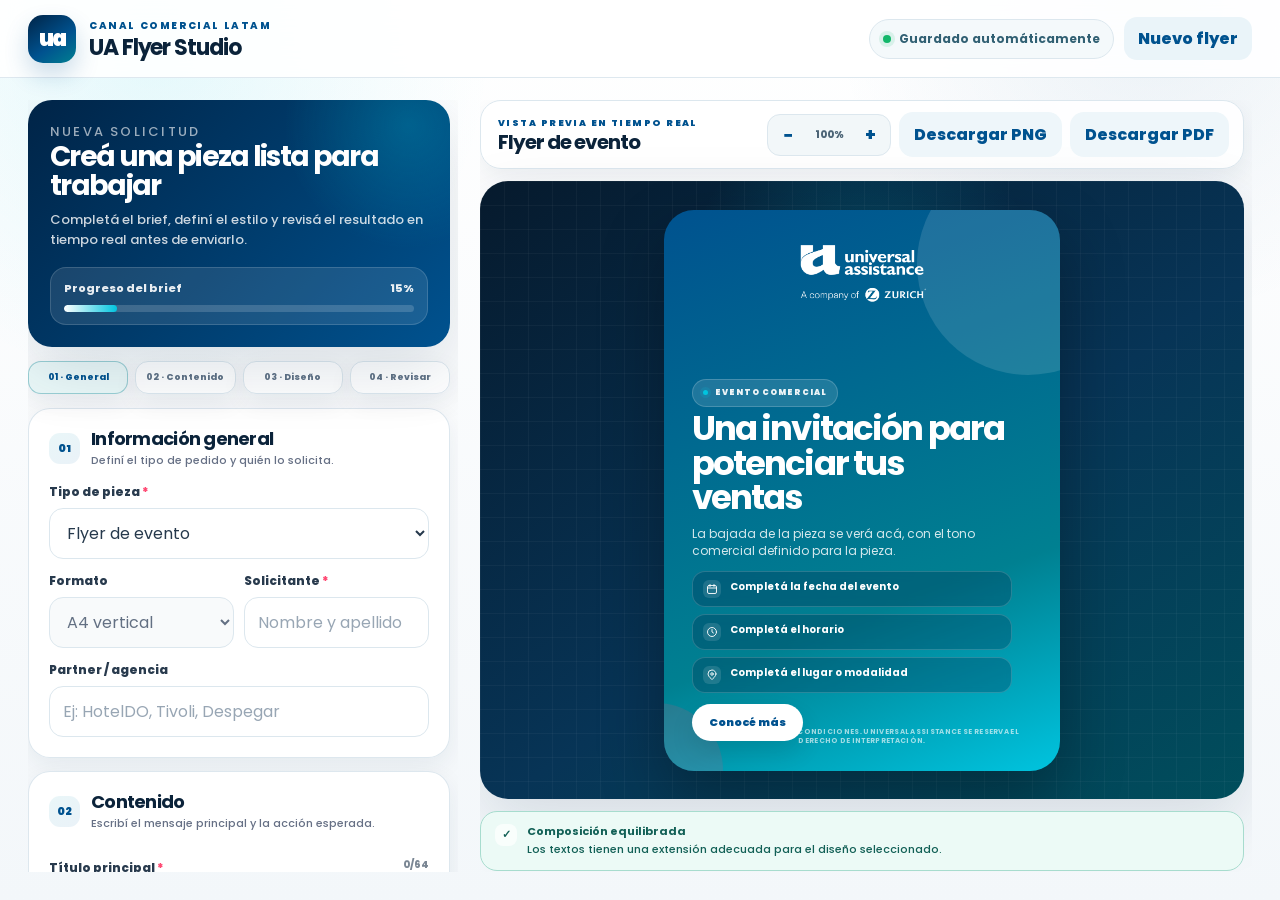
<file: index.html>
<!DOCTYPE html>
<html lang="es">
<head>
  <meta charset="UTF-8" />
  <meta name="viewport" content="width=device-width, initial-scale=1.0" />
  <meta name="theme-color" content="#002447" />
  <title>UA Flyer Studio v6.1</title>
  <link rel="preconnect" href="https://fonts.googleapis.com">
  <link rel="preconnect" href="https://fonts.gstatic.com" crossorigin>
  <link href="https://fonts.googleapis.com/css2?family=Poppins:wght@400;500;600;700;800;900&display=swap" rel="stylesheet">
  <style>
    :root{
      --ua-blue:#00528F;
      --ua-teal:#008091;
      --ua-dark:#002447;
      --ua-cyan:#00C4DF;
      --ua-pink:#FF436E;
      --bg:#F3F7FA;
      --card:#FFFFFF;
      --text:#0B233A;
      --muted:#667085;
      --border:#DCE7EE;
      --soft:#EEF5F8;
      --success:#087A70;
      --warning:#B54708;
      --danger:#C4320A;
      --shadow-sm:0 8px 24px rgba(0,36,71,.07);
      --shadow:0 24px 64px rgba(0,36,71,.13);
    }

    *{box-sizing:border-box}

    html{scroll-behavior:smooth}

    html,body{
      margin:0;
      min-height:100%;
      font-family:Poppins,Arial,sans-serif;
      color:var(--text);
      background:
        radial-gradient(circle at 12% 5%,rgba(0,196,223,.10),transparent 24%),
        radial-gradient(circle at 90% 0%,rgba(0,82,143,.08),transparent 22%),
        linear-gradient(180deg,#FFFFFF 0%,var(--bg) 100%);
    }

    button,input,select,textarea{font:inherit}
    button{cursor:pointer}
    button:focus-visible,input:focus-visible,select:focus-visible,textarea:focus-visible{
      outline:3px solid rgba(0,196,223,.25);
      outline-offset:2px;
    }

    .hidden{display:none!important}

    .app{
      min-height:100vh;
      display:flex;
      flex-direction:column;
    }

    .topbar{
      min-height:78px;
      padding:12px 28px;
      display:flex;
      align-items:center;
      justify-content:space-between;
      gap:24px;
      background:rgba(255,255,255,.88);
      backdrop-filter:blur(18px);
      border-bottom:1px solid rgba(220,231,238,.92);
      position:sticky;
      top:0;
      z-index:30;
    }

    .brand{
      display:flex;
      align-items:center;
      gap:13px;
      min-width:260px;
    }

    .brand-icon{
      width:48px;
      height:48px;
      border-radius:15px;
      display:grid;
      place-items:center;
      background:linear-gradient(145deg,var(--ua-dark),var(--ua-blue) 58%,var(--ua-teal));
      color:#fff;
      font-weight:900;
      font-size:22px;
      letter-spacing:-.08em;
      box-shadow:0 12px 24px rgba(0,82,143,.20);
    }

    .brand small{
      display:block;
      color:var(--ua-blue);
      text-transform:uppercase;
      letter-spacing:.16em;
      font-weight:800;
      font-size:10px;
      margin-bottom:3px;
    }

    .brand h1{
      margin:0;
      font-size:22px;
      line-height:1;
      letter-spacing:-.05em;
    }

    .top-actions{
      display:flex;
      align-items:center;
      justify-content:flex-end;
      gap:10px;
      flex-wrap:wrap;
    }

    .save-status{
      display:inline-flex;
      align-items:center;
      gap:8px;
      min-height:40px;
      padding:9px 13px;
      border-radius:999px;
      color:#316073;
      background:#F4F9FB;
      border:1px solid var(--border);
      font-size:12px;
      font-weight:700;
      white-space:nowrap;
    }

    .save-dot{
      width:8px;
      height:8px;
      border-radius:50%;
      background:#12B76A;
      box-shadow:0 0 0 4px rgba(18,183,106,.12);
    }

    .ghost-btn,.secondary-btn,.primary-btn,.icon-btn{
      border:0;
      font-weight:800;
      transition:transform .18s ease,box-shadow .18s ease,background .18s ease;
    }

    .ghost-btn:hover,.secondary-btn:hover,.primary-btn:hover,.icon-btn:hover{transform:translateY(-1px)}
    .ghost-btn:active,.secondary-btn:active,.primary-btn:active,.icon-btn:active{transform:translateY(0)}

    .ghost-btn{
      min-height:40px;
      padding:9px 14px;
      border-radius:13px;
      color:var(--ua-blue);
      background:#EAF4F9;
    }

    .secondary-btn{
      min-height:42px;
      padding:10px 15px;
      border-radius:14px;
      color:var(--ua-blue);
      background:#EEF6FA;
    }

    .primary-btn{
      min-height:46px;
      padding:12px 18px;
      border-radius:15px;
      background:linear-gradient(135deg,var(--ua-teal),var(--ua-cyan));
      color:#fff;
      box-shadow:0 14px 28px rgba(0,128,145,.20);
    }

    .primary-btn:disabled{
      cursor:not-allowed;
      opacity:.45;
      box-shadow:none;
      transform:none;
    }

    .secondary-btn:disabled{
      cursor:wait;
      opacity:.68;
      transform:none;
    }

    .workspace{
      flex:1;
      display:grid;
      grid-template-columns:minmax(380px,430px) minmax(620px,1fr);
      gap:22px;
      padding:22px 28px 28px;
      min-height:0;
    }

    .form-panel,.preview-panel{
      height:calc(100vh - 128px);
      overflow-y:auto;
      padding-right:8px;
      scrollbar-width:thin;
      scrollbar-color:#A8C8D6 transparent;
    }

    .form-panel::-webkit-scrollbar,.preview-panel::-webkit-scrollbar{width:8px}
    .form-panel::-webkit-scrollbar-thumb,.preview-panel::-webkit-scrollbar-thumb{
      background:#A8C8D6;
      border-radius:999px;
    }

    .intro{
      padding:22px;
      border-radius:24px;
      color:#fff;
      background:
        radial-gradient(circle at 90% 10%,rgba(0,196,223,.25),transparent 28%),
        linear-gradient(135deg,var(--ua-dark),var(--ua-blue));
      box-shadow:var(--shadow);
      margin-bottom:14px;
      overflow:hidden;
      position:relative;
    }

    .eyebrow{
      margin:0 0 7px;
      text-transform:uppercase;
      letter-spacing:.17em;
      font-size:10px;
      font-weight:900;
      opacity:.76;
    }

    .intro h2{
      margin:0 0 10px;
      font-size:28px;
      line-height:1.05;
      letter-spacing:-.06em;
    }

    .intro p{
      margin:0;
      color:rgba(255,255,255,.80);
      line-height:1.5;
      font-size:13px;
      font-weight:500;
    }

    .progress-card{
      margin-top:18px;
      padding:12px 13px;
      border-radius:16px;
      background:rgba(255,255,255,.10);
      border:1px solid rgba(255,255,255,.15);
    }

    .progress-copy{
      display:flex;
      justify-content:space-between;
      align-items:center;
      gap:12px;
      color:rgba(255,255,255,.9);
      font-size:11px;
      font-weight:800;
      margin-bottom:8px;
    }

    .progress-track{
      height:7px;
      border-radius:999px;
      background:rgba(255,255,255,.16);
      overflow:hidden;
    }

    .progress-bar{
      height:100%;
      width:15%;
      border-radius:inherit;
      background:linear-gradient(90deg,#fff,var(--ua-cyan));
      transition:width .25s ease;
    }

    .steps{
      display:grid;
      grid-template-columns:repeat(4,1fr);
      gap:7px;
      margin-bottom:14px;
    }

    .step{
      padding:9px 7px;
      border-radius:13px;
      background:rgba(255,255,255,.88);
      border:1px solid var(--border);
      color:#607286;
      font-size:9px;
      font-weight:800;
      text-align:center;
      box-shadow:var(--shadow-sm);
    }

    .step.active{
      color:var(--ua-blue);
      border-color:rgba(0,128,145,.35);
      background:#EAF8F8;
    }

    .card{
      padding:20px;
      border-radius:22px;
      background:rgba(255,255,255,.94);
      border:1px solid rgba(220,231,238,.96);
      box-shadow:var(--shadow-sm);
      margin-bottom:13px;
    }

    .section-heading{
      display:flex;
      align-items:center;
      gap:11px;
      margin-bottom:15px;
    }

    .section-number{
      width:31px;
      height:31px;
      border-radius:11px;
      display:grid;
      place-items:center;
      background:linear-gradient(145deg,#E9F6F8,#EAF2F8);
      color:var(--ua-blue);
      font-size:11px;
      font-weight:900;
      flex:0 0 auto;
    }

    .section-heading h3{
      margin:0;
      font-size:18px;
      line-height:1.1;
      letter-spacing:-.04em;
    }

    .section-heading p{
      margin:4px 0 0;
      color:var(--muted);
      font-size:11px;
      line-height:1.35;
      font-weight:500;
    }

    label{
      display:block;
      margin:13px 0 7px;
      color:#283A4D;
      font-size:12px;
      font-weight:800;
    }

    .required::after{
      content:" *";
      color:var(--ua-pink);
    }

    input,select,textarea{
      width:100%;
      border:1px solid var(--border);
      background:#fff;
      border-radius:14px;
      padding:12px 13px;
      color:#26394C;
      outline:none;
      transition:border-color .18s ease,box-shadow .18s ease,background .18s ease;
    }

    input::placeholder,textarea::placeholder{color:#98A6B4}

    input:focus,select:focus,textarea:focus{
      border-color:var(--ua-cyan);
      box-shadow:0 0 0 4px rgba(0,196,223,.11);
    }

    input.invalid,textarea.invalid,select.invalid{
      border-color:#F97066;
      background:#FFF8F7;
    }

    textarea{
      resize:vertical;
      min-height:88px;
      line-height:1.45;
    }

    select#formato{
      color:#637083;
      background:#F8FAFB;
      pointer-events:none;
    }

    .field-grid{
      display:grid;
      grid-template-columns:1fr 1fr;
      gap:10px;
    }

    .counter-row{
      display:flex;
      justify-content:space-between;
      align-items:center;
      gap:12px;
    }

    .counter{
      color:#7B8794;
      font-size:10px;
      font-weight:800;
    }

    .counter.warning{color:var(--warning)}
    .counter.danger{color:var(--danger)}

    .helper{
      margin:-2px 0 10px;
      color:var(--muted);
      font-size:10px;
      line-height:1.5;
      font-weight:500;
    }

    .dynamic-fields [data-group]{display:none}
    .dynamic-fields [data-group].active{display:block}

    .template-grid{
      display:grid;
      grid-template-columns:repeat(3,1fr);
      gap:9px;
    }

    .template-option{
      position:relative;
      cursor:pointer;
    }

    .template-option input{
      position:absolute;
      opacity:0;
      pointer-events:none;
    }

    .template-tile{
      min-height:94px;
      padding:9px;
      border-radius:15px;
      border:1px solid var(--border);
      background:#fff;
      transition:.18s ease;
    }

    .template-option input:checked + .template-tile{
      border-color:var(--ua-teal);
      box-shadow:0 0 0 3px rgba(0,128,145,.12);
      transform:translateY(-1px);
    }

    .template-preview{
      height:49px;
      border-radius:10px;
      margin-bottom:8px;
      position:relative;
      overflow:hidden;
    }

    .template-preview::before{
      content:"";
      position:absolute;
      left:10%;
      right:30%;
      top:28%;
      height:5px;
      border-radius:999px;
      background:rgba(255,255,255,.92);
      box-shadow:0 9px 0 rgba(255,255,255,.48);
    }

    .template-preview.corporate{background:linear-gradient(145deg,var(--ua-blue),var(--ua-teal))}
    .template-preview.premium{background:linear-gradient(145deg,#001629,#00385C 58%,#006879)}
    .template-preview.vibrant{background:linear-gradient(145deg,#00528F,#008091 60%,#00C4DF)}

    .template-name{
      display:block;
      color:#26394C;
      font-size:10px;
      font-weight:800;
      text-align:center;
    }

    .upload-box{
      position:relative;
      display:block;
      padding:15px;
      border-radius:16px;
      border:1px dashed #A9C8D6;
      background:linear-gradient(180deg,#FBFDFE,#F4F9FB);
      cursor:pointer;
      transition:.18s ease;
    }

    .upload-box:hover{
      border-color:var(--ua-teal);
      background:#F1FAFA;
    }

    .upload-box input{
      position:absolute;
      inset:0;
      opacity:0;
      cursor:pointer;
    }

    .upload-title{
      display:block;
      color:var(--ua-blue);
      font-size:12px;
      font-weight:800;
      margin-bottom:3px;
    }

    .upload-subtitle{
      display:block;
      color:var(--muted);
      font-size:10px;
      line-height:1.45;
    }

    .file-state{
      display:flex;
      align-items:center;
      justify-content:space-between;
      gap:10px;
      margin-top:8px;
      padding:8px 10px;
      border-radius:11px;
      background:#EAF8F5;
      color:#126056;
      font-size:10px;
      font-weight:700;
    }

    .range-row{
      display:grid;
      grid-template-columns:1fr 44px;
      align-items:center;
      gap:10px;
    }

    input[type="range"]{
      padding:0;
      accent-color:var(--ua-teal);
    }

    .range-value{
      color:var(--ua-blue);
      font-size:11px;
      font-weight:800;
      text-align:right;
    }

    .check-row{
      display:flex;
      align-items:center;
      gap:10px;
      padding:11px 12px;
      border:1px solid var(--border);
      border-radius:14px;
      background:#fff;
      margin-top:9px;
      cursor:pointer;
      color:#26394C;
      font-size:11px;
      font-weight:700;
    }

    .check-row input{
      width:17px;
      height:17px;
      min-height:17px;
      accent-color:var(--ua-teal);
    }

    .preview-head{
      min-height:68px;
      display:flex;
      align-items:center;
      justify-content:space-between;
      gap:14px;
      padding:11px 14px 11px 17px;
      border-radius:21px;
      background:rgba(255,255,255,.94);
      border:1px solid var(--border);
      box-shadow:var(--shadow-sm);
      margin-bottom:12px;
    }

    .preview-head small{
      display:block;
      margin-bottom:2px;
      color:var(--ua-blue);
      text-transform:uppercase;
      letter-spacing:.16em;
      font-size:9px;
      font-weight:900;
    }

    .preview-head h2{
      margin:0;
      font-size:20px;
      line-height:1;
      letter-spacing:-.05em;
    }

    .preview-actions{
      display:flex;
      align-items:center;
      gap:8px;
    }

    .zoom-control{
      display:flex;
      align-items:center;
      gap:4px;
      padding:4px;
      border-radius:13px;
      background:#F2F7F9;
      border:1px solid var(--border);
    }

    .icon-btn{
      width:32px;
      height:32px;
      border-radius:9px;
      display:grid;
      place-items:center;
      color:var(--ua-blue);
      background:transparent;
      font-size:17px;
    }

    .zoom-label{
      min-width:42px;
      text-align:center;
      color:#4D6577;
      font-size:10px;
      font-weight:800;
    }

    .canvas-wrap{
      min-height:618px;
      padding:24px;
      border-radius:28px;
      display:grid;
      place-items:center;
      background:
        linear-gradient(rgba(255,255,255,.035) 1px,transparent 1px),
        linear-gradient(90deg,rgba(255,255,255,.035) 1px,transparent 1px),
        radial-gradient(circle at 50% 16%,rgba(0,196,223,.22),transparent 27%),
        linear-gradient(145deg,#061A2D,#073456 55%,#004E5C);
      background-size:24px 24px,24px 24px,auto,auto;
      box-shadow:var(--shadow);
      overflow:auto;
      margin-bottom:12px;
    }

    .canvas-stage{
      display:grid;
      place-items:center;
      min-width:100%;
      min-height:570px;
    }

    .flyer-canvas{
      --preview-scale:1;
      --image-opacity:.22;
      position:relative;
      width:396px;
      aspect-ratio:1080/1530;
      border-radius:30px;
      overflow:hidden;
      color:#fff;
      background:linear-gradient(160deg,#00528F 0%,#008091 68%,#00C4DF 100%);
      box-shadow:0 28px 65px rgba(0,0,0,.30);
      isolation:isolate;
      transform:scale(var(--preview-scale));
      transform-origin:center;
      transition:transform .2s ease,background .2s ease;
      flex:0 0 auto;
    }

    .flyer-canvas.template-premium{
      background:linear-gradient(155deg,#00182C 0%,#003A5D 57%,#006A78 100%);
    }

    .flyer-canvas.template-vibrant{
      background:linear-gradient(155deg,#00528F 0%,#007B99 52%,#00C4DF 100%);
    }

    .flyer-canvas::before{
      content:"";
      position:absolute;
      inset:0;
      background:var(--bg-image,none) center/cover no-repeat;
      opacity:var(--image-opacity);
      z-index:0;
    }

    .flyer-canvas::after{
      content:"";
      position:absolute;
      width:56%;
      aspect-ratio:1;
      right:-20%;
      top:-10%;
      border-radius:50%;
      background:rgba(255,255,255,.12);
      z-index:1;
    }

    .template-premium::after{
      border:1px solid rgba(255,255,255,.13);
      background:transparent;
    }

    .template-vibrant::after{
      background:rgba(255,255,255,.15);
      box-shadow:-115px 390px 0 12px rgba(255,67,110,.11);
    }

    .corner-circle{
      position:absolute;
      width:34%;
      aspect-ratio:1;
      left:-19%;
      bottom:-12%;
      border-radius:50%;
      background:rgba(255,67,110,.15);
      z-index:1;
    }

    .safe-area{
      position:absolute;
      inset:4.2%;
      border:1px dashed rgba(255,255,255,.18);
      border-radius:22px;
      pointer-events:none;
      z-index:8;
      opacity:0;
      transition:.18s ease;
    }

    .show-guides .safe-area{opacity:1}

    .ua-logo-img{
      position:absolute;
      top:5.2%;
      left:50%;
      transform:translateX(-50%);
      width:34%;
      max-width:205px;
      min-width:120px;
      z-index:4;
      object-fit:contain;
    }

    .flyer-has-partner .ua-logo-img{
      left:6%;
      transform:none;
      width:30%;
      min-width:106px;
    }

    .ua-fallback{
      display:none;
      position:absolute;
      top:5.5%;
      left:50%;
      transform:translateX(-50%);
      z-index:4;
      font-weight:900;
      line-height:.88;
      letter-spacing:-.05em;
      text-transform:lowercase;
      font-size:20px;
    }

    .flyer-has-partner .ua-fallback{
      left:6%;
      transform:none;
    }

    .brand-divider{
      position:absolute;
      top:5.8%;
      left:50%;
      width:1px;
      height:50px;
      background:rgba(255,255,255,.35);
      z-index:4;
    }

    .partner-logo{
      position:absolute;
      top:5.2%;
      right:6%;
      width:28%;
      height:56px;
      object-fit:contain;
      border:1px solid rgba(255,255,255,.32);
      box-shadow:0 12px 26px rgba(0,0,0,.18);
      padding:10px 14px;
      border-radius:17px;
      z-index:4;
    }

    .partner-logo.mode-claro{
      background:rgba(255,255,255,.95);
      border-color:rgba(255,255,255,.65);
    }

    .partner-logo.mode-oscuro{
      background:linear-gradient(135deg,rgba(0,36,71,.82),rgba(0,128,145,.50));
    }

    .partner-logo.mode-sin-fondo{
      background:transparent;
      border-color:transparent;
      box-shadow:none;
      padding:0;
    }

    .category-label{
      position:absolute;
      left:7%;
      top:30.2%;
      z-index:3;
      display:inline-flex;
      align-items:center;
      gap:7px;
      padding:7px 10px;
      border-radius:999px;
      background:rgba(255,255,255,.12);
      border:1px solid rgba(255,255,255,.18);
      color:rgba(255,255,255,.92);
      text-transform:uppercase;
      letter-spacing:.13em;
      font-size:8px;
      font-weight:900;
      backdrop-filter:blur(5px);
    }

    .category-label::before{
      content:"";
      width:5px;
      height:5px;
      border-radius:50%;
      background:var(--ua-cyan);
      box-shadow:0 0 0 3px rgba(0,196,223,.15);
    }

    .flyer-content{
      position:absolute;
      left:7%;
      right:7%;
      top:36%;
      z-index:3;
      display:flex;
      flex-direction:column;
      gap:11px;
    }

    .align-center .category-label{
      left:50%;
      transform:translateX(-50%);
    }

    .align-center .flyer-content{
      align-items:center;
      text-align:center;
    }

    .align-center .flyer-content h2,
    .align-center .flyer-content p{
      max-width:100%;
    }

    .flyer-content h2{
      margin:0;
      max-width:95%;
      font-size:34px;
      line-height:1.01;
      letter-spacing:-.055em;
      overflow-wrap:anywhere;
      word-break:break-word;
      display:-webkit-box;
      -webkit-line-clamp:5;
      -webkit-box-orient:vertical;
      overflow:hidden;
    }

    .flyer-title-long .flyer-content h2{
      font-size:29px;
      line-height:1.03;
      -webkit-line-clamp:6;
    }

    .flyer-title-xlong .flyer-content h2{
      font-size:25px;
      line-height:1.05;
      -webkit-line-clamp:7;
    }

    .flyer-content p{
      margin:0;
      max-width:94%;
      color:rgba(255,255,255,.83);
      font-size:12px;
      line-height:1.42;
      overflow-wrap:anywhere;
      word-break:break-word;
      display:-webkit-box;
      -webkit-line-clamp:3;
      -webkit-box-orient:vertical;
      overflow:hidden;
    }

    .details-list{
      display:grid;
      gap:7px;
      width:94%;
    }

    .detail-row{
      display:flex;
      align-items:flex-start;
      gap:9px;
      padding:8px 10px;
      border-radius:13px;
      background:rgba(0,36,71,.27);
      border:1px solid rgba(255,255,255,.16);
      color:#fff;
      font-size:10px;
      line-height:1.35;
      font-weight:700;
      backdrop-filter:blur(5px);
    }

    .detail-row > span:last-child{
      min-width:0;
      overflow-wrap:anywhere;
      word-break:break-word;
    }

    .align-center .detail-row{
      justify-content:center;
      text-align:left;
    }

    .detail-icon{
      width:18px;
      height:18px;
      border-radius:6px;
      display:grid;
      place-items:center;
      flex:0 0 auto;
      background:rgba(255,255,255,.12);
      font-size:9px;
    }

    .flyer-cta{
      align-self:flex-start;
      border:0;
      border-radius:999px;
      padding:10px 17px;
      background:#fff;
      color:var(--ua-blue);
      font-size:11px;
      font-weight:900;
      box-shadow:0 12px 24px rgba(0,0,0,.10);
    }

    .align-center .flyer-cta{align-self:center}
    .flyer-cta.hidden-cta{display:none}

    .qr-preview{
      position:absolute;
      right:7%;
      bottom:9%;
      width:21%;
      max-width:96px;
      aspect-ratio:1;
      background:#fff;
      border-radius:15px;
      padding:7px;
      box-shadow:0 12px 26px rgba(0,0,0,.20);
      z-index:5;
    }

    .flyer-has-qr .details-list{width:66%}

    .legal{
      position:absolute;
      left:6%;
      right:6%;
      bottom:4.6%;
      margin:0;
      text-align:center;
      color:rgba(255,255,255,.62);
      font-size:7px;
      line-height:1.3;
      font-weight:700;
      letter-spacing:.045em;
      z-index:4;
    }


    .detail-icon svg{
      width:12px;
      height:12px;
      display:block;
      fill:none;
      stroke:currentColor;
      stroke-width:1.8;
      stroke-linecap:round;
      stroke-linejoin:round;
    }

    .content-health-card{
      display:flex;
      align-items:flex-start;
      gap:10px;
      margin-bottom:12px;
      padding:12px 14px;
      border-radius:17px;
      border:1px solid #A7DCCE;
      background:#ECFAF6;
      color:#126056;
      font-size:11px;
      line-height:1.45;
      font-weight:600;
    }

    .content-health-card.warning{
      border-color:#F2D29F;
      background:#FFF9ED;
      color:#7A4C00;
    }

    .content-health-icon{
      width:22px;
      height:22px;
      flex:0 0 auto;
      border-radius:8px;
      display:grid;
      place-items:center;
      background:rgba(255,255,255,.68);
      font-weight:900;
    }

    .content-health-copy{display:grid;gap:2px}
    .content-health-copy strong{font-size:11px}
    .content-health-copy span{font-weight:500}

    .preview-actions{flex-wrap:wrap;justify-content:flex-end}

    .validation-card{
      display:flex;
      align-items:flex-start;
      gap:10px;
      margin-bottom:12px;
      padding:12px 14px;
      border-radius:17px;
      border:1px solid #F2D29F;
      background:#FFF9ED;
      color:#7A4C00;
      font-size:11px;
      line-height:1.45;
      font-weight:600;
    }

    .validation-card.valid{
      border-color:#A7DCCE;
      background:#ECFAF6;
      color:#126056;
    }

    .validation-icon{
      width:22px;
      height:22px;
      flex:0 0 auto;
      border-radius:8px;
      display:grid;
      place-items:center;
      background:rgba(255,255,255,.65);
      font-weight:900;
    }

    .submit-card{
      min-height:92px;
      display:flex;
      align-items:center;
      justify-content:space-between;
      gap:14px;
      padding:17px 19px;
      border-radius:22px;
      background:rgba(255,255,255,.94);
      border:1px solid var(--border);
      box-shadow:var(--shadow-sm);
    }

    .submit-card h3{
      margin:0 0 4px;
      font-size:19px;
      letter-spacing:-.04em;
    }

    .submit-card p{
      margin:0;
      color:var(--muted);
      font-size:11px;
      line-height:1.4;
      font-weight:500;
    }

    .result{
      margin-top:12px;
      padding:16px;
      border-radius:18px;
      background:#EAFBF8;
      color:#064B55;
      border:1px solid rgba(0,128,145,.22);
      font-size:11px;
      line-height:1.55;
      white-space:pre-wrap;
      box-shadow:var(--shadow-sm);
    }

    @media (max-width:1100px){
      .workspace{grid-template-columns:1fr}
      .form-panel,.preview-panel{
        height:auto;
        overflow:visible;
      }
      .preview-panel{padding-right:0}
    }

    @media (max-width:720px){
      .topbar{
        align-items:flex-start;
        padding:12px 16px;
      }
      .brand{min-width:0}
      .save-status{display:none}
      .workspace{padding:16px;gap:16px}
      .field-grid,.template-grid{grid-template-columns:1fr}
      .preview-head{align-items:flex-start}
      .preview-actions{flex-wrap:wrap;justify-content:flex-end}
      .canvas-wrap{padding:18px 12px;min-height:570px}
      .flyer-canvas{width:360px}
      .submit-card{align-items:flex-start;flex-direction:column}
      .primary-btn{width:100%}
    }

    @media (max-width:420px){
      .brand small{display:none}
      .brand h1{font-size:18px}
      .brand-icon{width:42px;height:42px}
      .ghost-btn{font-size:11px}
      .flyer-canvas{width:320px}
      .steps{grid-template-columns:1fr 1fr}
    }
  </style>
</head>

<body class="tipo-evento">
  <div class="app">
    <header class="topbar">
      <div class="brand">
        <div class="brand-icon">ua</div>
        <div>
          <small>Canal Comercial LATAM</small>
          <h1>UA Flyer Studio</h1>
        </div>
      </div>

      <div class="top-actions">
        <span class="save-status" id="saveStatus">
          <span class="save-dot"></span>
          <span id="saveStatusText">Guardado automáticamente</span>
        </span>
        <button class="ghost-btn" id="clearBtn" type="button">Nuevo flyer</button>
      </div>
    </header>

    <main class="workspace">
      <form class="form-panel" id="requestForm" novalidate>
        <section class="intro">
          <p class="eyebrow">Nueva solicitud</p>
          <h2>Creá una pieza lista para trabajar</h2>
          <p>Completá el brief, definí el estilo y revisá el resultado en tiempo real antes de enviarlo.</p>

          <div class="progress-card">
            <div class="progress-copy">
              <span>Progreso del brief</span>
              <span id="progressLabel">15%</span>
            </div>
            <div class="progress-track"><div class="progress-bar" id="progressBar"></div></div>
          </div>
        </section>

        <div class="steps" aria-label="Etapas del formulario">
          <div class="step active" data-step="1">01 · General</div>
          <div class="step" data-step="2">02 · Contenido</div>
          <div class="step" data-step="3">03 · Diseño</div>
          <div class="step" data-step="4">04 · Revisar</div>
        </div>

        <section class="card">
          <div class="section-heading">
            <span class="section-number">01</span>
            <div>
              <h3>Información general</h3>
              <p>Definí el tipo de pedido y quién lo solicita.</p>
            </div>
          </div>

          <label class="required" for="tipo">Tipo de pieza</label>
          <select id="tipo">
            <option value="evento">Flyer de evento</option>
            <option value="producto">Flyer de producto</option>
            <option value="conmemorativo">Pieza conmemorativa</option>
            <option value="otro">Otro tipo de pieza</option>
          </select>

          <div class="field-grid">
            <div>
              <label for="formato">Formato</label>
              <select id="formato">
                <option value="a4" selected>A4 vertical</option>
              </select>
            </div>
            <div>
              <label class="required" for="solicitante">Solicitante</label>
              <input id="solicitante" type="text" placeholder="Nombre y apellido" autocomplete="name" />
            </div>
          </div>

          <label for="partner">Partner / agencia</label>
          <input id="partner" type="text" placeholder="Ej: HotelDO, Tivoli, Despegar" />
        </section>

        <section class="card">
          <div class="section-heading">
            <span class="section-number">02</span>
            <div>
              <h3>Contenido</h3>
              <p>Escribí el mensaje principal y la acción esperada.</p>
            </div>
          </div>

          <div class="counter-row">
            <label class="required" for="titulo">Título principal</label>
            <span class="counter" id="tituloCount">0/64</span>
          </div>
          <input id="titulo" type="text" maxlength="64" placeholder="Ej: Potenciá tus ventas con UA" />

          <div class="counter-row">
            <label for="bajada">Bajada / mensaje secundario</label>
            <span class="counter" id="bajadaCount">0/130</span>
          </div>
          <textarea id="bajada" rows="4" maxlength="130" placeholder="Ej: Soluciones de asistencia al viajero pensadas para cada pasajero."></textarea>

          <label for="ctaTipo">Llamado a la acción</label>
          <select id="ctaTipo">
            <option>Conocé más</option>
            <option>Reservá tu lugar</option>
            <option>Solicitá más info</option>
            <option>Cotizá ahora</option>
            <option>Ver productos</option>
            <option>Sin CTA</option>
            <option value="otro">Otro CTA</option>
          </select>

          <div id="ctaCustomWrap" class="hidden">
            <label for="cta">CTA personalizado</label>
            <input id="cta" type="text" maxlength="30" placeholder="Escribí el CTA exacto" />
          </div>

          <div id="ctaLinkWrap">
            <label for="ctaLink">Link del CTA</label>
            <input id="ctaLink" type="url" placeholder="https://..." inputmode="url" />
          </div>

          <label for="objetivo">Objetivo de la pieza</label>
          <textarea id="objetivo" rows="3" placeholder="Ej: Comunicar una capacitación para agencias."></textarea>
        </section>

        <section class="card dynamic-fields">
          <div class="section-heading">
            <span class="section-number">03</span>
            <div>
              <h3>Datos específicos</h3>
              <p>La información cambia según el tipo de pieza seleccionado.</p>
            </div>
          </div>

          <div data-group="evento" class="active">
            <label for="fechaEvento">Fecha del evento</label>
            <input id="fechaEvento" type="text" placeholder="Ej: Martes 7/7" />
            <div class="field-grid">
              <div>
                <label for="horaEvento">Hora</label>
                <input id="horaEvento" type="text" placeholder="Ej: 9:30 h" />
              </div>
              <div>
                <label for="lugarEvento">Lugar / modalidad</label>
                <input id="lugarEvento" type="text" placeholder="Ej: Online / Zona 10" />
              </div>
            </div>
          </div>

          <div data-group="producto">
            <label for="producto">Producto a comunicar</label>
            <input id="producto" type="text" placeholder="Ej: Anual Multiviaje, Platinum, Maximum" />
            <label for="beneficio1">Beneficio 1</label>
            <input id="beneficio1" type="text" placeholder="Ej: Cobertura internacional" />
            <label for="beneficio2">Beneficio 2</label>
            <input id="beneficio2" type="text" placeholder="Ej: Asistencia 24/7" />
            <label for="beneficio3">Beneficio 3</label>
            <input id="beneficio3" type="text" placeholder="Ej: Respaldo antes y durante el viaje" />
          </div>

          <div data-group="conmemorativo">
            <label for="dia">Día / efeméride</label>
            <input id="dia" type="text" placeholder="Ej: Día del Agente de Viajes" />
            <label for="motivo">Motivo</label>
            <textarea id="motivo" rows="3" placeholder="Ej: Mensaje institucional de saludo y reconocimiento."></textarea>
          </div>

          <div data-group="otro">
            <label for="tipoOtro">¿Qué pieza necesita?</label>
            <input id="tipoOtro" type="text" placeholder="Ej: banner, placa, aviso interno, mail header" />
            <label for="detalleOtro">Detalle del pedido</label>
            <textarea id="detalleOtro" rows="3" placeholder="Contá brevemente qué necesitás comunicar."></textarea>
          </div>
        </section>

        <section class="card">
          <div class="section-heading">
            <span class="section-number">04</span>
            <div>
              <h3>Diseño y recursos</h3>
              <p>Elegí una variante visual aprobada y sumá los assets.</p>
            </div>
          </div>

          <label>Estilo del flyer</label>
          <div class="template-grid">
            <label class="template-option">
              <input type="radio" name="template" value="corporate" checked />
              <span class="template-tile">
                <span class="template-preview corporate"></span>
                <span class="template-name">Corporativo</span>
              </span>
            </label>
            <label class="template-option">
              <input type="radio" name="template" value="premium" />
              <span class="template-tile">
                <span class="template-preview premium"></span>
                <span class="template-name">Premium</span>
              </span>
            </label>
            <label class="template-option">
              <input type="radio" name="template" value="vibrant" />
              <span class="template-tile">
                <span class="template-preview vibrant"></span>
                <span class="template-name">Comercial</span>
              </span>
            </label>
          </div>

          <div class="field-grid">
            <div>
              <label for="alignment">Alineación</label>
              <select id="alignment">
                <option value="left" selected>Izquierda</option>
                <option value="center">Centrada</option>
              </select>
            </div>
            <div>
              <label for="partnerLogoMode">Fondo del logo partner</label>
              <select id="partnerLogoMode">
                <option value="claro" selected>Claro</option>
                <option value="oscuro">Oscuro</option>
                <option value="sin-fondo">Sin fondo</option>
              </select>
            </div>
          </div>

          <label for="logoPartner">Logo partner</label>
          <label class="upload-box" for="logoPartner">
            <input id="logoPartner" type="file" accept="image/png,image/jpeg,image/svg+xml,image/webp" />
            <span class="upload-title">Cargar logo del partner</span>
            <span class="upload-subtitle">PNG o SVG con buena resolución. El fondo puede ajustarse debajo.</span>
          </label>
          <div class="file-state hidden" id="logoFileState">
            <span id="logoFileName">Archivo cargado</span>
            <span>✓</span>
          </div>

          <label for="imagenFondo">Imagen / fondo opcional</label>
          <label class="upload-box" for="imagenFondo">
            <input id="imagenFondo" type="file" accept="image/png,image/jpeg,image/webp" />
            <span class="upload-title">Cargar imagen de fondo</span>
            <span class="upload-subtitle">Usá una imagen horizontal o vertical de alta calidad.</span>
          </label>
          <div class="file-state hidden" id="bgFileState">
            <span id="bgFileName">Archivo cargado</span>
            <span>✓</span>
          </div>

          <label for="imageOpacity">Intensidad de la imagen</label>
          <div class="range-row">
            <input id="imageOpacity" type="range" min="8" max="55" value="22" />
            <span class="range-value" id="imageOpacityValue">22%</span>
          </div>

          <label class="check-row" for="showGuides">
            <input id="showGuides" type="checkbox" />
            <span>Mostrar márgenes seguros en la vista previa</span>
          </label>

          <div class="counter-row">
            <label for="legalText">Texto legal</label>
            <span class="counter" id="legalCount">0/320</span>
          </div>
          <textarea id="legalText" rows="3" maxlength="320">SUJETO A TÉRMINOS Y CONDICIONES. UNIVERSAL ASSISTANCE SE RESERVA EL DERECHO DE INTERPRETACIÓN.</textarea>
          <p class="helper">Podés adaptar el legal a cada campaña. En la pieza se ajustará automáticamente hasta tres líneas.</p>

        </section>

        <section class="card hidden" id="qrSection">
          <div class="section-heading">
            <span class="section-number">05</span>
            <div>
              <h3>QR opcional</h3>
              <p>Disponible cuando la pieza no lleva botón de CTA.</p>
            </div>
          </div>

          <label for="qrLink">Link para generar QR</label>
          <input id="qrLink" type="url" placeholder="https://..." inputmode="url" />

          <label class="check-row" for="usarQr">
            <input id="usarQr" type="checkbox" />
            <span>Mostrar QR en el flyer</span>
          </label>
        </section>
      </form>

      <section class="preview-panel">
        <div class="preview-head">
          <div>
            <small>Vista previa en tiempo real</small>
            <h2 id="previewName">Flyer de evento</h2>
          </div>

          <div class="preview-actions">
            <div class="zoom-control" aria-label="Control de zoom">
              <button class="icon-btn" id="zoomOutBtn" type="button" aria-label="Alejar">−</button>
              <span class="zoom-label" id="zoomLabel">100%</span>
              <button class="icon-btn" id="zoomInBtn" type="button" aria-label="Acercar">+</button>
            </div>
            <button class="secondary-btn" id="downloadPngBtn" type="button">Descargar PNG</button>
            <button class="secondary-btn" id="downloadPdfBtn" type="button">Descargar PDF</button>
          </div>
        </div>

        <div class="canvas-wrap">
          <div class="canvas-stage">
            <div class="flyer-canvas template-corporate" id="flyerCanvas">
              <div class="corner-circle"></div>
              <div class="safe-area"></div>

              <img class="ua-logo-img" id="uaLogoPreview" src="UA%20Logo_Zurich%20-%20Blanco%20(4).png" alt="Universal Assistance" onerror="this.style.display='none';document.getElementById('uaFallback').style.display='block';" />
              <div class="ua-fallback" id="uaFallback">universal<br>assistance</div>
              <div class="brand-divider hidden" id="brandDivider"></div>
              <img class="partner-logo hidden mode-claro" id="partnerLogoPreview" alt="Logo partner" />

              <div class="category-label" id="categoryPreview">Evento comercial</div>

              <div class="flyer-content">
                <h2 id="titlePreview">Una invitación para potenciar tus ventas</h2>
                <p id="subtitlePreview">La bajada de la pieza se verá acá, con el tono comercial definido para la pieza.</p>
                <div class="details-list" id="detailsPreview"></div>
                <button class="flyer-cta" id="ctaPreview" type="button">Conocé más</button>
              </div>

              <img id="qrPreview" class="qr-preview hidden" alt="QR del CTA" />
              <p class="legal" id="legalPreview">SUJETO A TÉRMINOS Y CONDICIONES. UNIVERSAL ASSISTANCE SE RESERVA EL DERECHO DE INTERPRETACIÓN.</p>
            </div>
          </div>
        </div>


        <div class="content-health-card" id="contentHealthCard">
          <span class="content-health-icon" id="contentHealthIcon">✓</span>
          <div class="content-health-copy">
            <strong id="contentHealthTitle">Composición equilibrada</strong>
            <span id="contentHealthText">Los textos tienen una extensión adecuada para el diseño seleccionado.</span>
          </div>
        </div>

        <div class="validation-card" id="validationCard">
          <span class="validation-icon" id="validationIcon">!</span>
          <span id="validationText">Completá solicitante y título para preparar la solicitud.</span>
        </div>

        <div class="submit-card">
          <div>
            <p class="eyebrow">Solicitud preparada</p>
            <h3>Enviar brief a Marketing</h3>
            <p>Se incluirán los datos comerciales, la configuración visual y la vista previa.</p>
          </div>
          <button class="primary-btn" id="sendBtn" type="button" disabled>Enviar solicitud</button>
        </div>

        <div class="result hidden" id="resultBox"></div>
      </section>
    </main>
  </div>

  <script>
    const fields = {
      tipo: document.getElementById("tipo"),
      formato: document.getElementById("formato"),
      partner: document.getElementById("partner"),
      solicitante: document.getElementById("solicitante"),
      titulo: document.getElementById("titulo"),
      bajada: document.getElementById("bajada"),
      ctaTipo: document.getElementById("ctaTipo"),
      cta: document.getElementById("cta"),
      ctaCustomWrap: document.getElementById("ctaCustomWrap"),
      ctaLink: document.getElementById("ctaLink"),
      objetivo: document.getElementById("objetivo"),
      fechaEvento: document.getElementById("fechaEvento"),
      horaEvento: document.getElementById("horaEvento"),
      lugarEvento: document.getElementById("lugarEvento"),
      producto: document.getElementById("producto"),
      beneficio1: document.getElementById("beneficio1"),
      beneficio2: document.getElementById("beneficio2"),
      beneficio3: document.getElementById("beneficio3"),
      dia: document.getElementById("dia"),
      motivo: document.getElementById("motivo"),
      tipoOtro: document.getElementById("tipoOtro"),
      detalleOtro: document.getElementById("detalleOtro"),
      qrLink: document.getElementById("qrLink"),
      usarQr: document.getElementById("usarQr"),
      logoPartner: document.getElementById("logoPartner"),
      partnerLogoMode: document.getElementById("partnerLogoMode"),
      imagenFondo: document.getElementById("imagenFondo"),
      alignment: document.getElementById("alignment"),
      imageOpacity: document.getElementById("imageOpacity"),
      showGuides: document.getElementById("showGuides"),
      legalText: document.getElementById("legalText")
    };

    const preview = {
      name: document.getElementById("previewName"),
      canvas: document.getElementById("flyerCanvas"),
      partnerLogo: document.getElementById("partnerLogoPreview"),
      brandDivider: document.getElementById("brandDivider"),
      category: document.getElementById("categoryPreview"),
      title: document.getElementById("titlePreview"),
      subtitle: document.getElementById("subtitlePreview"),
      details: document.getElementById("detailsPreview"),
      cta: document.getElementById("ctaPreview"),
      qr: document.getElementById("qrPreview"),
      legal: document.getElementById("legalPreview")
    };

    const typeLabels = {
      evento:"Flyer de evento",
      producto:"Flyer de producto",
      conmemorativo:"Pieza conmemorativa",
      otro:"Otro tipo de pieza"
    };

    const categoryLabels = {
      evento:"Evento comercial",
      producto:"Producto UA",
      conmemorativo:"Comunidad UA",
      otro:"Comunicación comercial"
    };

    const resultBox = document.getElementById("resultBox");
    const tituloCount = document.getElementById("tituloCount");
    const bajadaCount = document.getElementById("bajadaCount");
    const legalCount = document.getElementById("legalCount");
    const progressBar = document.getElementById("progressBar");
    const progressLabel = document.getElementById("progressLabel");
    const contentHealthCard = document.getElementById("contentHealthCard");
    const contentHealthIcon = document.getElementById("contentHealthIcon");
    const contentHealthTitle = document.getElementById("contentHealthTitle");
    const contentHealthText = document.getElementById("contentHealthText");
    const validationCard = document.getElementById("validationCard");
    const validationIcon = document.getElementById("validationIcon");
    const validationText = document.getElementById("validationText");
    const sendBtn = document.getElementById("sendBtn");
    const saveStatusText = document.getElementById("saveStatusText");
    const logoFileState = document.getElementById("logoFileState");
    const logoFileName = document.getElementById("logoFileName");
    const bgFileState = document.getElementById("bgFileState");
    const bgFileName = document.getElementById("bgFileName");
    const storageKey = "uaFlyerStudioDraftV6";
    let zoom = 1;
    let saveTimer;

    function normalizeUrl(url){
      const clean = String(url || "").trim();
      if (!clean) return "";
      return /^https?:\/\//i.test(clean) ? clean : `https://${clean}`;
    }

    function selectedTemplate(){
      return document.querySelector('input[name="template"]:checked')?.value || "corporate";
    }

    function getCtaText(){
      const selected = fields.ctaTipo.value;
      if (selected === "Sin CTA") return "";
      if (selected === "otro") return fields.cta.value.trim() || "CTA";
      return selected || "Conocé más";
    }

    function getQrUrl(){
      const url = normalizeUrl(fields.qrLink.value);
      if (fields.ctaTipo.value !== "Sin CTA") return "";
      if (!url || !fields.usarQr.checked) return "";
      return `https://quickchart.io/qr?text=${encodeURIComponent(url)}&size=260&margin=1`;
    }

    function adaptDefaultTitle(){
      const tipo = fields.tipo.value;
      if (tipo === "evento") return "Una invitación para potenciar tus ventas";
      if (tipo === "producto") return "Soluciones para viajar con respaldo";
      if (tipo === "conmemorativo") return "Un mensaje para seguir viajando juntos";
      return "Nueva pieza comercial UA";
    }

    function getDetailItems(){
      const tipo = fields.tipo.value;
      if (tipo === "evento"){
        return [
          {icon:"calendar",text:fields.fechaEvento.value || "Completá la fecha del evento"},
          {icon:"clock",text:fields.horaEvento.value || "Completá el horario"},
          {icon:"location",text:fields.lugarEvento.value || "Completá el lugar o modalidad"}
        ];
      }
      if (tipo === "producto"){
        return [
          {icon:"product",text:fields.producto.value || "Producto a comunicar"},
          {icon:"benefit",text:fields.beneficio1.value || "Beneficio principal"},
          {icon:"benefit",text:fields.beneficio2.value || "Segundo beneficio"},
          {icon:"benefit",text:fields.beneficio3.value || "Tercer beneficio"}
        ].filter(item => item.text);
      }
      if (tipo === "conmemorativo"){
        return [
          {icon:"celebration",text:fields.dia.value || "Día o efeméride"},
          {icon:"message",text:fields.motivo.value || "Motivo del mensaje"}
        ];
      }
      return [
        {icon:"piece",text:fields.tipoOtro.value || "Tipo de pieza"},
        {icon:"detail",text:fields.detalleOtro.value || "Detalle del pedido"}
      ];
    }

    function detailIconSvg(type){
      const icons = {
        calendar:'<svg viewBox="0 0 24 24" aria-hidden="true"><rect x="3" y="5" width="18" height="16" rx="3"/><path d="M8 3v4M16 3v4M3 10h18"/></svg>',
        clock:'<svg viewBox="0 0 24 24" aria-hidden="true"><circle cx="12" cy="12" r="9"/><path d="M12 7v5l3 2"/></svg>',
        location:'<svg viewBox="0 0 24 24" aria-hidden="true"><path d="M20 10c0 5-8 11-8 11S4 15 4 10a8 8 0 1 1 16 0Z"/><circle cx="12" cy="10" r="2.5"/></svg>',
        product:'<svg viewBox="0 0 24 24" aria-hidden="true"><rect x="4" y="6" width="16" height="14" rx="3"/><path d="M9 6V4h6v2M4 11h16"/></svg>',
        benefit:'<svg viewBox="0 0 24 24" aria-hidden="true"><circle cx="12" cy="12" r="9"/><path d="m8 12 2.6 2.6L16.5 9"/></svg>',
        celebration:'<svg viewBox="0 0 24 24" aria-hidden="true"><path d="m12 3 2.3 4.7 5.2.8-3.8 3.7.9 5.2L12 15l-4.6 2.4.9-5.2-3.8-3.7 5.2-.8L12 3Z"/></svg>',
        message:'<svg viewBox="0 0 24 24" aria-hidden="true"><path d="M4 5h16v12H9l-5 4V5Z"/><path d="M8 9h8M8 13h5"/></svg>',
        piece:'<svg viewBox="0 0 24 24" aria-hidden="true"><path d="M6 3h8l4 4v14H6V3Z"/><path d="M14 3v5h5M9 12h6M9 16h6"/></svg>',
        detail:'<svg viewBox="0 0 24 24" aria-hidden="true"><circle cx="12" cy="12" r="9"/><path d="M12 11v6M12 7h.01"/></svg>'
      };
      return icons[type] || icons.detail;
    }

    function renderDetails(){
      preview.details.innerHTML = "";
      getDetailItems().slice(0,4).forEach(item => {
        const row = document.createElement("div");
        row.className = "detail-row";
        const icon = document.createElement("span");
        icon.className = "detail-icon";
        icon.innerHTML = detailIconSvg(item.icon);
        const text = document.createElement("span");
        text.textContent = item.text;
        row.append(icon,text);
        preview.details.appendChild(row);
      });
    }

    function updateDynamicFields(){
      const tipo = fields.tipo.value || "evento";
      document.body.className = `tipo-${tipo}`;
      document.querySelectorAll(".dynamic-fields [data-group]").forEach(group => {
        group.classList.toggle("active",group.dataset.group === tipo);
      });
    }

    function setCounterState(element,current,limit,warningAt){
      element.textContent = `${current}/${limit}`;
      element.classList.toggle("warning",current >= warningAt && current < limit);
      element.classList.toggle("danger",current >= limit);
    }

    function updateCounters(){
      setCounterState(tituloCount,fields.titulo.value.length,64,52);
      setCounterState(bajadaCount,fields.bajada.value.length,130,108);
      setCounterState(legalCount,fields.legalText.value.length,320,240);
    }

    function updateContentHealth(){
      const warnings = [];
      const title = fields.titulo.value.trim();
      const subtitle = fields.bajada.value.trim();
      const legal = fields.legalText.value.trim();
      const detailItems = getDetailItems().filter(item => item.text);

      if (title.length > 52 || /\S{20,}/.test(title)){
        warnings.push("El título es extenso y se reducirá automáticamente.");
      }
      if (subtitle.length > 108 || /\S{24,}/.test(subtitle)){
        warnings.push("La bajada está cerca del máximo; revisá que siga siendo fácil de leer.");
      }
      if (detailItems.some(item => item.text.length > 58 || /\S{24,}/.test(item.text))){
        warnings.push("Uno o más datos específicos se abreviarán con puntos suspensivos.");
      }
      if (legal.length > 220){
        warnings.push("El legal ocupará hasta tres líneas y tendrá una tipografía más pequeña.");
      }

      const hasWarnings = warnings.length > 0;
      contentHealthCard.classList.toggle("warning",hasWarnings);
      contentHealthIcon.textContent = hasWarnings ? "!" : "✓";
      contentHealthTitle.textContent = hasWarnings ? "Revisá la legibilidad" : "Composición equilibrada";
      contentHealthText.textContent = hasWarnings
        ? warnings.join(" ")
        : "Los textos tienen una extensión adecuada para el diseño seleccionado.";
    }

    function applyPartnerLogoMode(){
      const mode = fields.partnerLogoMode.value || "claro";
      preview.partnerLogo.classList.remove("mode-claro","mode-oscuro","mode-sin-fondo");
      preview.partnerLogo.classList.add(`mode-${mode}`);
    }

    function updateTemplate(){
      const template = selectedTemplate();
      preview.canvas.classList.remove("template-corporate","template-premium","template-vibrant");
      preview.canvas.classList.add(`template-${template}`);
    }

    function updateAlignment(){
      preview.canvas.classList.toggle("align-center",fields.alignment.value === "center");
    }

    function updateProgress(){
      const checks = [
        Boolean(fields.solicitante.value.trim()),
        Boolean(fields.titulo.value.trim()),
        Boolean(fields.bajada.value.trim()),
        Boolean(fields.objetivo.value.trim()),
        Boolean(fields.partner.value.trim()),
        getDetailItems().some(item => !/Completá|Producto a comunicar|Beneficio principal|Segundo beneficio|Tercer beneficio|Día o efeméride|Motivo del mensaje|Tipo de pieza|Detalle del pedido/.test(item.text)),
        Boolean(getCtaText() || getQrUrl())
      ];
      const completed = checks.filter(Boolean).length;
      const percentage = Math.max(15,Math.round((completed/checks.length)*100));
      progressBar.style.width = `${percentage}%`;
      progressLabel.textContent = `${percentage}%`;

      document.querySelectorAll(".step").forEach((step,index) => {
        const thresholds = [1,3,5,7];
        step.classList.toggle("active",completed >= thresholds[index]);
      });
    }

    function validateForm(showErrors=false){
      const required = [fields.solicitante,fields.titulo];
      const missing = required.filter(field => !field.value.trim());
      if (showErrors){
        required.forEach(field => field.classList.toggle("invalid",!field.value.trim()));
      }else{
        required.forEach(field => field.classList.remove("invalid"));
      }

      const valid = missing.length === 0;
      validationCard.classList.toggle("valid",valid);
      validationIcon.textContent = valid ? "✓" : "!";
      validationText.textContent = valid
        ? "El brief está listo para enviar. Revisá la vista previa y los links antes de continuar."
        : "Completá solicitante y título para preparar la solicitud.";
      sendBtn.disabled = !valid;
      return valid;
    }

    function updatePreview(){
      updateDynamicFields();
      updateCounters();
      applyPartnerLogoMode();
      updateTemplate();
      updateAlignment();

      const tipo = fields.tipo.value || "evento";
      const titulo = fields.titulo.value.trim() || adaptDefaultTitle();
      const bajada = fields.bajada.value.trim() || "La bajada de la pieza se verá acá, con el tono comercial definido para la pieza.";
      const cta = getCtaText();

      fields.ctaCustomWrap.classList.toggle("hidden",fields.ctaTipo.value !== "otro");
      document.getElementById("ctaLinkWrap").classList.toggle("hidden",fields.ctaTipo.value === "Sin CTA");
      document.getElementById("qrSection").classList.toggle("hidden",fields.ctaTipo.value !== "Sin CTA");

      if (fields.ctaTipo.value !== "Sin CTA") fields.usarQr.checked = false;

      preview.name.textContent = typeLabels[tipo] || "Otro tipo de pieza";
      preview.category.textContent = categoryLabels[tipo] || "Comunicación comercial";
      preview.title.textContent = titulo;
      preview.subtitle.textContent = bajada;
      preview.legal.textContent = fields.legalText.value.trim() || "SUJETO A TÉRMINOS Y CONDICIONES.";
      renderDetails();
      preview.cta.textContent = cta;
      preview.cta.classList.toggle("hidden-cta",!cta);

      preview.canvas.classList.toggle("flyer-title-long",titulo.length > 44);
      preview.canvas.classList.toggle("flyer-title-xlong",titulo.length > 56 || /\S{18,}/.test(titulo));
      preview.canvas.classList.toggle("show-guides",fields.showGuides.checked);
      preview.canvas.style.setProperty("--image-opacity",`${Number(fields.imageOpacity.value)/100}`);
      document.getElementById("imageOpacityValue").textContent = `${fields.imageOpacity.value}%`;

      const qrUrl = getQrUrl();
      if (qrUrl){
        preview.qr.src = qrUrl;
        preview.qr.classList.remove("hidden");
        preview.canvas.classList.add("flyer-has-qr");
      }else{
        preview.qr.classList.add("hidden");
        preview.qr.removeAttribute("src");
        preview.canvas.classList.remove("flyer-has-qr");
      }

      updateProgress();
      updateContentHealth();
      validateForm(false);
      scheduleSave();
    }

    function handleImage(input,callback){
      const file = input.files && input.files[0];
      if (!file) return;
      const reader = new FileReader();
      reader.onload = event => callback(event.target.result,file);
      reader.readAsDataURL(file);
    }

    fields.logoPartner.addEventListener("change",() => {
      const file = fields.logoPartner.files && fields.logoPartner.files[0];
      if (!file){
        preview.partnerLogo.classList.add("hidden");
        preview.partnerLogo.removeAttribute("src");
        preview.brandDivider.classList.add("hidden");
        preview.canvas.classList.remove("flyer-has-partner");
        logoFileState.classList.add("hidden");
        return;
      }
      handleImage(fields.logoPartner,(src,loadedFile) => {
        preview.partnerLogo.src = src;
        preview.partnerLogo.classList.remove("hidden");
        preview.brandDivider.classList.remove("hidden");
        preview.canvas.classList.add("flyer-has-partner");
        logoFileName.textContent = loadedFile.name;
        logoFileState.classList.remove("hidden");
        applyPartnerLogoMode();
      });
    });

    fields.imagenFondo.addEventListener("change",() => {
      const file = fields.imagenFondo.files && fields.imagenFondo.files[0];
      if (!file){
        preview.canvas.style.setProperty("--bg-image","none");
        bgFileState.classList.add("hidden");
        return;
      }
      handleImage(fields.imagenFondo,(src,loadedFile) => {
        preview.canvas.style.setProperty("--bg-image",`url("${src}")`);
        bgFileName.textContent = loadedFile.name;
        bgFileState.classList.remove("hidden");
      });
    });

    function serializableDraft(){
      const values = {};
      Object.entries(fields).forEach(([key,field]) => {
        if (!field || field.type === "file") return;
        values[key] = field.type === "checkbox" ? field.checked : field.value;
      });
      values.template = selectedTemplate();
      return values;
    }

    function scheduleSave(){
      clearTimeout(saveTimer);
      saveStatusText.textContent = "Guardando cambios...";
      saveTimer = setTimeout(() => {
        try{
          localStorage.setItem(storageKey,JSON.stringify(serializableDraft()));
          saveStatusText.textContent = "Guardado automáticamente";
        }catch(error){
          saveStatusText.textContent = "No se pudo guardar";
        }
      },350);
    }

    function restoreDraft(){
      try{
        const saved = JSON.parse(localStorage.getItem(storageKey) || "null");
        if (!saved) return;
        Object.entries(saved).forEach(([key,value]) => {
          if (key === "template"){
            const templateInput = document.querySelector(`input[name="template"][value="${value}"]`);
            if (templateInput) templateInput.checked = true;
            return;
          }
          const field = fields[key];
          if (!field || field.type === "file") return;
          if (field.type === "checkbox") field.checked = Boolean(value);
          else field.value = value;
        });
      }catch(error){}
    }

    Object.values(fields).forEach(field => {
      if (!field || field.type === "file") return;
      field.addEventListener("input",updatePreview);
      field.addEventListener("change",updatePreview);
    });

    document.querySelectorAll('input[name="template"]').forEach(input => {
      input.addEventListener("change",updatePreview);
    });

    function getRequestData(){
      return {
        tipo:typeLabels[fields.tipo.value],
        formato:"A4 vertical",
        partner:fields.partner.value.trim(),
        solicitante:fields.solicitante.value.trim(),
        titulo:fields.titulo.value.trim(),
        bajada:fields.bajada.value.trim(),
        cta:getCtaText(),
        ctaLink:normalizeUrl(fields.ctaLink.value),
        qrLink:normalizeUrl(fields.qrLink.value),
        agregarQr:fields.usarQr.checked && fields.ctaTipo.value === "Sin CTA",
        objetivo:fields.objetivo.value.trim(),
        legal:fields.legalText.value.trim(),
        datosEspecificos:getDetailItems().map(item => item.text),
        estilo:selectedTemplate(),
        alineacion:fields.alignment.value,
        logoPartner:Boolean(fields.logoPartner.files?.[0]),
        imagenFondo:Boolean(fields.imagenFondo.files?.[0])
      };
    }

    function simulateSend(){
      if (!validateForm(true)){
        fields.solicitante.value.trim() ? fields.titulo.focus() : fields.solicitante.focus();
        return;
      }

      const data = getRequestData();
      const id = `UA-${new Date().getFullYear()}-${Date.now().toString().slice(-5)}`;
      const timestamp = new Intl.DateTimeFormat("es-AR",{
        dateStyle:"medium",
        timeStyle:"short"
      }).format(new Date());

      resultBox.classList.remove("hidden");
      resultBox.textContent =
`✓ Solicitud creada correctamente

N° de solicitud: ${id}
Fecha: ${timestamp}
Solicitante: ${data.solicitante}
Tipo: ${data.tipo}
Estilo: ${data.estilo}
Estado: Lista para enviar a Marketing`;

      resultBox.scrollIntoView({behavior:"smooth",block:"nearest"});
    }

    function clearForm(){
      const shouldClear = window.confirm("¿Querés comenzar un flyer nuevo? Se borrará el borrador guardado en este dispositivo.");
      if (!shouldClear) return;

      localStorage.removeItem(storageKey);
      document.getElementById("requestForm").reset();
      fields.tipo.value = "evento";
      fields.formato.value = "a4";
      fields.ctaTipo.value = "Conocé más";
      fields.partnerLogoMode.value = "claro";
      fields.alignment.value = "left";
      fields.imageOpacity.value = "22";
      fields.legalText.value = "SUJETO A TÉRMINOS Y CONDICIONES. UNIVERSAL ASSISTANCE SE RESERVA EL DERECHO DE INTERPRETACIÓN.";

      preview.partnerLogo.classList.add("hidden");
      preview.partnerLogo.removeAttribute("src");
      preview.brandDivider.classList.add("hidden");
      preview.canvas.classList.remove("flyer-has-partner","flyer-has-qr","flyer-title-long","flyer-title-xlong","show-guides","align-center");
      preview.canvas.style.setProperty("--bg-image","none");
      preview.qr.classList.add("hidden");
      logoFileState.classList.add("hidden");
      bgFileState.classList.add("hidden");
      resultBox.classList.add("hidden");
      zoom = 1;
      applyZoom();
      updatePreview();
      saveStatusText.textContent = "Nuevo borrador";
    }

    function openCta(){
      const url = normalizeUrl(fields.ctaLink.value);
      if (url && getCtaText()) window.open(url,"_blank","noopener,noreferrer");
    }

    function applyZoom(){
      preview.canvas.style.setProperty("--preview-scale",zoom);
      document.getElementById("zoomLabel").textContent = `${Math.round(zoom*100)}%`;
    }

    document.getElementById("zoomOutBtn").addEventListener("click",() => {
      zoom = Math.max(.75,Number((zoom-.1).toFixed(2)));
      applyZoom();
    });

    document.getElementById("zoomInBtn").addEventListener("click",() => {
      zoom = Math.min(1.25,Number((zoom+.1).toFixed(2)));
      applyZoom();
    });

    function roundRect(ctx,x,y,w,h,r){
      const radius = Math.min(r,w/2,h/2);
      ctx.beginPath();
      ctx.moveTo(x+radius,y);
      ctx.arcTo(x+w,y,x+w,y+h,radius);
      ctx.arcTo(x+w,y+h,x,y+h,radius);
      ctx.arcTo(x,y+h,x,y,radius);
      ctx.arcTo(x,y,x+w,y,radius);
      ctx.closePath();
    }

    function loadImage(src){
      return new Promise((resolve,reject) => {
        const img = new Image();
        img.crossOrigin = "anonymous";
        img.onload = () => resolve(img);
        img.onerror = reject;
        img.src = src;
      });
    }

    function drawCoverImage(ctx,img,x,y,w,h){
      const ratio = Math.max(w/img.width,h/img.height);
      const nw = img.width*ratio;
      const nh = img.height*ratio;
      ctx.drawImage(img,x+(w-nw)/2,y+(h-nh)/2,nw,nh);
    }

    function splitTokenToFit(ctx,token,maxWidth){
      const chunks = [];
      let chunk = "";

      Array.from(String(token || "")).forEach(character => {
        const test = `${chunk}${character}`;
        if (chunk && ctx.measureText(test).width > maxWidth){
          chunks.push(chunk);
          chunk = character;
        }else{
          chunk = test;
        }
      });

      if (chunk) chunks.push(chunk);
      return chunks;
    }

    function wrapLines(ctx,text,maxWidth){
      const paragraphs = String(text || "").replace(/\r/g,"").split("\n");
      const lines = [];

      paragraphs.forEach((paragraph,paragraphIndex) => {
        const words = paragraph.trim().split(/\s+/).filter(Boolean);
        let line = "";

        if (!words.length){
          if (paragraphIndex < paragraphs.length-1) lines.push("");
          return;
        }

        words.forEach(word => {
          const parts = ctx.measureText(word).width > maxWidth
            ? splitTokenToFit(ctx,word,maxWidth)
            : [word];

          parts.forEach((part,partIndex) => {
            const separator = line && partIndex === 0 ? " " : "";
            const test = `${line}${separator}${part}`;

            if (line && ctx.measureText(test).width > maxWidth){
              lines.push(line);
              line = part;
            }else{
              line = test;
            }
          });
        });

        if (line) lines.push(line);
      });

      return lines;
    }

    function truncateToWidth(ctx,text,maxWidth){
      const ellipsis = "…";
      const characters = Array.from(String(text || ""));
      if (ctx.measureText(characters.join("")).width <= maxWidth) return characters.join("");

      while (characters.length && ctx.measureText(`${characters.join("")}${ellipsis}`).width > maxWidth){
        characters.pop();
      }
      return `${characters.join("").trimEnd()}${ellipsis}`;
    }

    function wrappedLinesForDrawing(ctx,text,maxWidth,maxLines){
      const allLines = wrapLines(ctx,text,maxWidth);
      const lines = allLines.slice(0,maxLines);

      if (allLines.length > maxLines && lines.length){
        lines[lines.length-1] = truncateToWidth(ctx,`${lines[lines.length-1]}…`,maxWidth);
      }
      return lines;
    }

    function fitTextSize(ctx,text,maxWidth,maxLines,startSize,minSize,fontWeight){
      let size = startSize;
      while (size > minSize){
        ctx.font = `${fontWeight} ${size}px Poppins, Arial`;
        if (wrapLines(ctx,text,maxWidth).length <= maxLines) break;
        size -= 1;
      }
      return size;
    }

    function drawWrappedText(ctx,text,x,y,maxWidth,lineHeight,maxLines,align="left"){
      const lines = wrappedLinesForDrawing(ctx,text,maxWidth,maxLines);
      ctx.textAlign = align;
      lines.forEach((line,index) => ctx.fillText(line,x,y+index*lineHeight));
      return y + lines.length*lineHeight;
    }


    function drawDetailIcon(ctx,type,cx,cy,size=22){
      ctx.save();
      ctx.translate(cx,cy);
      ctx.strokeStyle = "#FFFFFF";
      ctx.fillStyle = "#FFFFFF";
      ctx.lineWidth = Math.max(2,size*.09);
      ctx.lineCap = "round";
      ctx.lineJoin = "round";
      const r = size*.38;

      if (type === "calendar"){
        roundRect(ctx,-r,-r*.72,r*2,r*1.55,r*.22);
        ctx.stroke();
        ctx.beginPath(); ctx.moveTo(-r,-r*.22); ctx.lineTo(r,-r*.22); ctx.stroke();
        ctx.beginPath(); ctx.moveTo(-r*.45,-r); ctx.lineTo(-r*.45,-r*.55); ctx.moveTo(r*.45,-r); ctx.lineTo(r*.45,-r*.55); ctx.stroke();
      }else if (type === "clock"){
        ctx.beginPath(); ctx.arc(0,0,r,0,Math.PI*2); ctx.stroke();
        ctx.beginPath(); ctx.moveTo(0,0); ctx.lineTo(0,-r*.55); ctx.moveTo(0,0); ctx.lineTo(r*.42,r*.20); ctx.stroke();
      }else if (type === "location"){
        ctx.beginPath();
        ctx.moveTo(0,r);
        ctx.bezierCurveTo(-r*.9,r*.05,-r*.8,-r*.9,0,-r);
        ctx.bezierCurveTo(r*.8,-r*.9,r*.9,r*.05,0,r);
        ctx.stroke();
        ctx.beginPath(); ctx.arc(0,-r*.25,r*.24,0,Math.PI*2); ctx.stroke();
      }else if (type === "product"){
        roundRect(ctx,-r,-r*.55,r*2,r*1.25,r*.20); ctx.stroke();
        ctx.beginPath(); ctx.moveTo(-r*.35,-r*.55); ctx.lineTo(-r*.35,-r*.85); ctx.lineTo(r*.35,-r*.85); ctx.lineTo(r*.35,-r*.55); ctx.stroke();
        ctx.beginPath(); ctx.moveTo(-r,-r*.05); ctx.lineTo(r,-r*.05); ctx.stroke();
      }else if (type === "benefit"){
        ctx.beginPath(); ctx.arc(0,0,r,0,Math.PI*2); ctx.stroke();
        ctx.beginPath(); ctx.moveTo(-r*.45,0); ctx.lineTo(-r*.12,r*.34); ctx.lineTo(r*.50,-r*.40); ctx.stroke();
      }else if (type === "celebration"){
        const points=[];
        for(let i=0;i<10;i++){
          const radius=i%2===0?r:r*.44;
          const angle=-Math.PI/2+i*Math.PI/5;
          points.push([Math.cos(angle)*radius,Math.sin(angle)*radius]);
        }
        ctx.beginPath(); ctx.moveTo(...points[0]); points.slice(1).forEach(point=>ctx.lineTo(...point)); ctx.closePath(); ctx.stroke();
      }else if (type === "message"){
        roundRect(ctx,-r,-r*.65,r*2,r*1.25,r*.18); ctx.stroke();
        ctx.beginPath(); ctx.moveTo(-r*.35,r*.60); ctx.lineTo(-r*.70,r); ctx.lineTo(-r*.62,r*.52); ctx.stroke();
        ctx.beginPath(); ctx.moveTo(-r*.45,-r*.18); ctx.lineTo(r*.45,-r*.18); ctx.moveTo(-r*.45,r*.18); ctx.lineTo(r*.15,r*.18); ctx.stroke();
      }else if (type === "piece"){
        ctx.beginPath(); ctx.moveTo(-r*.65,-r); ctx.lineTo(r*.20,-r); ctx.lineTo(r*.65,-r*.55); ctx.lineTo(r*.65,r); ctx.lineTo(-r*.65,r); ctx.closePath(); ctx.stroke();
        ctx.beginPath(); ctx.moveTo(r*.20,-r); ctx.lineTo(r*.20,-r*.55); ctx.lineTo(r*.65,-r*.55); ctx.stroke();
        ctx.beginPath(); ctx.moveTo(-r*.35,0); ctx.lineTo(r*.35,0); ctx.moveTo(-r*.35,r*.35); ctx.lineTo(r*.35,r*.35); ctx.stroke();
      }else{
        ctx.beginPath(); ctx.arc(0,0,r,0,Math.PI*2); ctx.stroke();
        ctx.beginPath(); ctx.moveTo(0,-r*.10); ctx.lineTo(0,r*.55); ctx.stroke();
        ctx.beginPath(); ctx.arc(0,-r*.50,ctx.lineWidth*.35,0,Math.PI*2); ctx.fill();
      }
      ctx.restore();
    }

    function safeFileName(value){
      return String(value || "flyer")
        .normalize("NFD")
        .replace(/[\u0300-\u036f]/g,"")
        .replace(/[^a-zA-Z0-9]+/g,"_")
        .replace(/^_+|_+$/g,"")
        .slice(0,48) || "flyer";
    }

    async function renderFlyerCanvas(){
      if (document.fonts?.ready) await document.fonts.ready;

        const width = 1080;
        const height = 1530;
        const canvas = document.createElement("canvas");
        canvas.width = width;
        canvas.height = height;
        const ctx = canvas.getContext("2d");

      const template = selectedTemplate();
      const gradient = ctx.createLinearGradient(0,0,width,height);
      if (template === "premium"){
        gradient.addColorStop(0,"#00182C");
        gradient.addColorStop(.57,"#003A5D");
        gradient.addColorStop(1,"#006A78");
      }else if (template === "vibrant"){
        gradient.addColorStop(0,"#00528F");
        gradient.addColorStop(.52,"#007B99");
        gradient.addColorStop(1,"#00C4DF");
      }else{
        gradient.addColorStop(0,"#00528F");
        gradient.addColorStop(.68,"#008091");
        gradient.addColorStop(1,"#00C4DF");
      }
      ctx.fillStyle = gradient;
      ctx.fillRect(0,0,width,height);

      if (fields.imagenFondo.files?.[0]){
        try{
          const url = URL.createObjectURL(fields.imagenFondo.files[0]);
          const image = await loadImage(url);
          ctx.globalAlpha = Number(fields.imageOpacity.value)/100;
          drawCoverImage(ctx,image,0,0,width,height);
          ctx.globalAlpha = 1;
          URL.revokeObjectURL(url);
        }catch(error){}
      }

      ctx.fillStyle = template === "premium" ? "rgba(255,255,255,.03)" : "rgba(255,255,255,.12)";
      ctx.beginPath();
      ctx.arc(width*.84,height*.08,width*.25,0,Math.PI*2);
      ctx.fill();

      ctx.fillStyle = "rgba(255,67,110,.14)";
      ctx.beginPath();
      ctx.arc(width*.01,height*.97,width*.18,0,Math.PI*2);
      ctx.fill();

      const hasPartner = !preview.partnerLogo.classList.contains("hidden") && preview.partnerLogo.src;

      try{
        const logo = await loadImage("UA%20Logo_Zurich%20-%20Blanco%20(4).png");
        const logoW = hasPartner ? width*.30 : width*.34;
        const logoH = logo.height*(logoW/logo.width);
        const logoX = hasPartner ? width*.06 : (width-logoW)/2;
        ctx.drawImage(logo,logoX,height*.052,logoW,logoH);
      }catch(error){}

      if (hasPartner){
        ctx.fillStyle = "rgba(255,255,255,.36)";
        ctx.fillRect(width*.50,height*.058,2,height*.055);
        try{
          const partnerLogo = await loadImage(preview.partnerLogo.src);
          const chipX = width*.66;
          const chipY = height*.052;
          const chipW = width*.28;
          const chipH = height*.055;
          const mode = fields.partnerLogoMode.value || "claro";

          if (mode !== "sin-fondo"){
            roundRect(ctx,chipX,chipY,chipW,chipH,18);
            ctx.fillStyle = mode === "claro" ? "rgba(255,255,255,.95)" : "rgba(0,36,71,.80)";
            ctx.fill();
            ctx.strokeStyle = "rgba(255,255,255,.30)";
            ctx.stroke();
          }

          const maxW = chipW*.74;
          const maxH = chipH*.64;
          const ratio = Math.min(maxW/partnerLogo.width,maxH/partnerLogo.height);
          const logoW = partnerLogo.width*ratio;
          const logoH = partnerLogo.height*ratio;
          ctx.drawImage(partnerLogo,chipX+(chipW-logoW)/2,chipY+(chipH-logoH)/2,logoW,logoH);
        }catch(error){}
      }

      const centered = fields.alignment.value === "center";
      const contentX = centered ? width/2 : width*.07;
      const maxTextWidth = width*.86;
      const align = centered ? "center" : "left";

      ctx.fillStyle = "rgba(255,255,255,.13)";
      roundRect(ctx,centered ? width*.35 : width*.07,height*.302,width*.30,height*.04,25);
      ctx.fill();
      ctx.strokeStyle = "rgba(255,255,255,.18)";
      ctx.stroke();

      ctx.fillStyle = "rgba(255,255,255,.92)";
      ctx.font = "900 20px Poppins, Arial";
      ctx.textAlign = "center";
      ctx.fillText((categoryLabels[fields.tipo.value] || "COMUNICACIÓN COMERCIAL").toUpperCase(),centered ? width*.50 : width*.22,height*.328);

      const title = fields.titulo.value.trim() || adaptDefaultTitle();
      const isXLong = title.length > 56 || /\S{18,}/.test(title);
      const isLong = title.length > 44;
      let y = height*.40;
      const preferredTitleSize = isXLong ? 66 : isLong ? 76 : 90;
      const titleMaxLines = isXLong ? 7 : isLong ? 6 : 5;
      const titleSize = fitTextSize(ctx,title,maxTextWidth,titleMaxLines,preferredTitleSize,56,"900");

      ctx.fillStyle = "#fff";
      ctx.font = `900 ${titleSize}px Poppins, Arial`;
      y = drawWrappedText(ctx,title,contentX,y,maxTextWidth,titleSize*1.04,titleMaxLines,align);

      const subtitle = fields.bajada.value.trim() || "La bajada de la pieza se verá acá, con el tono comercial definido para la pieza.";
      const subtitleSize = fitTextSize(ctx,subtitle,maxTextWidth,3,31,23,"500");
      ctx.fillStyle = "rgba(255,255,255,.84)";
      ctx.font = `500 ${subtitleSize}px Poppins, Arial`;
      y = drawWrappedText(ctx,subtitle,contentX,y+35,maxTextWidth,subtitleSize*1.42,3,align);

      const detailItems = getDetailItems().slice(0,4);
      const detailWidth = getQrUrl() ? width*.60 : width*.86;
      const detailX = centered ? (width-detailWidth)/2 : width*.07;
      y += 28;

      detailItems.forEach(item => {
        const rowH = 64;
        ctx.fillStyle = "rgba(0,36,71,.28)";
        roundRect(ctx,detailX,y,detailWidth,rowH,18);
        ctx.fill();
        ctx.strokeStyle = "rgba(255,255,255,.16)";
        ctx.stroke();

        ctx.fillStyle = "rgba(255,255,255,.14)";
        roundRect(ctx,detailX+15,y+13,38,38,10);
        ctx.fill();

        drawDetailIcon(ctx,item.icon,detailX+34,y+32,22);

        ctx.fillStyle = "#fff";
        ctx.font = "700 24px Poppins, Arial";
        ctx.textAlign = "left";
        const detailTextWidth = detailWidth-92;
        const detailText = wrappedLinesForDrawing(ctx,String(item.text),detailTextWidth,1)[0] || "";
        ctx.fillText(detailText,detailX+69,y+39);
        y += rowH+12;
      });

      const ctaText = getCtaText();
      if (ctaText){
        const ctaW = Math.min(width*.36,Math.max(width*.20,ctaText.length*16+120));
        const ctaH = 74;
        const ctaX = centered ? (width-ctaW)/2 : width*.07;
        const ctaY = y+20;
        ctx.fillStyle = "#fff";
        roundRect(ctx,ctaX,ctaY,ctaW,ctaH,37);
        ctx.fill();
        ctx.fillStyle = "#00528F";
        let ctaFontSize = 28;
        ctx.font = `900 ${ctaFontSize}px Poppins, Arial`;
        while (ctaFontSize > 20 && ctx.measureText(ctaText).width > ctaW-70){
          ctaFontSize -= 1;
          ctx.font = `900 ${ctaFontSize}px Poppins, Arial`;
        }
        ctx.textAlign = "center";
        ctx.fillText(truncateToWidth(ctx,ctaText,ctaW-60),ctaX+ctaW/2,ctaY+47);
      }

      const qrUrl = getQrUrl();
      if (qrUrl){
        try{
          const qrImage = await loadImage(qrUrl);
          const qrSize = width*.19;
          const qrX = width*.74;
          const qrY = height*.75;
          ctx.fillStyle = "#fff";
          roundRect(ctx,qrX,qrY,qrSize,qrSize,18);
          ctx.fill();
          ctx.drawImage(qrImage,qrX+qrSize*.09,qrY+qrSize*.09,qrSize*.82,qrSize*.82);
        }catch(error){}
      }

      const legalText = fields.legalText.value.trim() || "SUJETO A TÉRMINOS Y CONDICIONES.";
      const legalSize = fitTextSize(ctx,legalText,width*.84,3,17,12,"700");
      ctx.fillStyle = "rgba(255,255,255,.62)";
      ctx.font = `700 ${legalSize}px Poppins, Arial`;
      drawWrappedText(
        ctx,
        legalText,
        width/2,
        height*.925,
        width*.84,
        legalSize*1.35,
        3,
        "center"
      );

      return canvas;
    }

    async function runExport(button,loadingText,errorMessage,task){
      if (button.disabled) return;
      const originalText = button.textContent;
      button.disabled = true;
      button.textContent = loadingText;
      try{
        await task();
      }catch(error){
        console.error(errorMessage,error);
        window.alert(errorMessage);
      }finally{
        button.disabled = false;
        button.textContent = originalText;
      }
    }

    async function downloadPng(){
      const button = document.getElementById("downloadPngBtn");
      await runExport(button,"Generando PNG...","No se pudo generar el PNG. Revisá las imágenes cargadas e intentá nuevamente.",async () => {
        const canvas = await renderFlyerCanvas();
        const title = fields.titulo.value.trim() || adaptDefaultTitle();
        const link = document.createElement("a");
        link.download = `UA_${safeFileName(title)}_${new Date().toISOString().slice(0,10)}.png`;
        link.href = canvas.toDataURL("image/png");
        link.click();
      });
    }

    function createPdfBlobFromCanvas(canvas){
      const base64 = canvas.toDataURL("image/jpeg",.95).split(",")[1];
      const binary = atob(base64);
      const jpegBytes = new Uint8Array(binary.length);
      for (let index=0;index<binary.length;index++) jpegBytes[index] = binary.charCodeAt(index);

      const encoder = new TextEncoder();
      const chunks = [];
      const offsets = Array(6).fill(0);
      let byteLength = 0;
      const addText = text => {
        const bytes = encoder.encode(text);
        chunks.push(bytes);
        byteLength += bytes.length;
      };
      const addBytes = bytes => {
        chunks.push(bytes);
        byteLength += bytes.length;
      };
      const startObject = number => {
        offsets[number] = byteLength;
        addText(`${number} 0 obj\n`);
      };

      addText("%PDF-1.4\n%UA-FLYER\n");

      startObject(1);
      addText("<< /Type /Catalog /Pages 2 0 R >>\nendobj\n");

      startObject(2);
      addText("<< /Type /Pages /Kids [3 0 R] /Count 1 >>\nendobj\n");

      startObject(3);
      addText("<< /Type /Page /Parent 2 0 R /MediaBox [0 0 595.28 841.89] /Resources << /XObject << /Im0 4 0 R >> >> /Contents 5 0 R >>\nendobj\n");

      startObject(4);
      addText(`<< /Type /XObject /Subtype /Image /Width ${canvas.width} /Height ${canvas.height} /ColorSpace /DeviceRGB /BitsPerComponent 8 /Filter /DCTDecode /Length ${jpegBytes.length} >>\nstream\n`);
      addBytes(jpegBytes);
      addText("\nendstream\nendobj\n");

      const contentStream = "q\n595.28 0 0 841.89 0 0 cm\n/Im0 Do\nQ\n";
      startObject(5);
      addText(`<< /Length ${encoder.encode(contentStream).length} >>\nstream\n${contentStream}endstream\nendobj\n`);

      const xrefOffset = byteLength;
      addText("xref\n0 6\n0000000000 65535 f \n");
      for (let number=1;number<=5;number++){
        addText(`${String(offsets[number]).padStart(10,"0")} 00000 n \n`);
      }
      addText(`trailer\n<< /Size 6 /Root 1 0 R >>\nstartxref\n${xrefOffset}\n%%EOF`);

      return new Blob(chunks,{type:"application/pdf"});
    }

    async function downloadPdf(){
      const button = document.getElementById("downloadPdfBtn");
      await runExport(button,"Generando PDF...","No se pudo generar el PDF. Revisá las imágenes cargadas e intentá nuevamente.",async () => {
        const canvas = await renderFlyerCanvas();
        const title = fields.titulo.value.trim() || adaptDefaultTitle();
        const blob = createPdfBlobFromCanvas(canvas);
        const url = URL.createObjectURL(blob);
        const link = document.createElement("a");
        link.download = `UA_${safeFileName(title)}_${new Date().toISOString().slice(0,10)}.pdf`;
        link.href = url;
        link.click();
        setTimeout(() => URL.revokeObjectURL(url),1500);
      });
    }

    document.getElementById("sendBtn").addEventListener("click",simulateSend);
    document.getElementById("clearBtn").addEventListener("click",clearForm);
    document.getElementById("downloadPngBtn").addEventListener("click",downloadPng);
    document.getElementById("downloadPdfBtn").addEventListener("click",downloadPdf);
    preview.cta.addEventListener("click",openCta);

    restoreDraft();
    fields.formato.value = "a4";
    applyZoom();
    updatePreview();
  </script>
</body>
</html>
</file>
